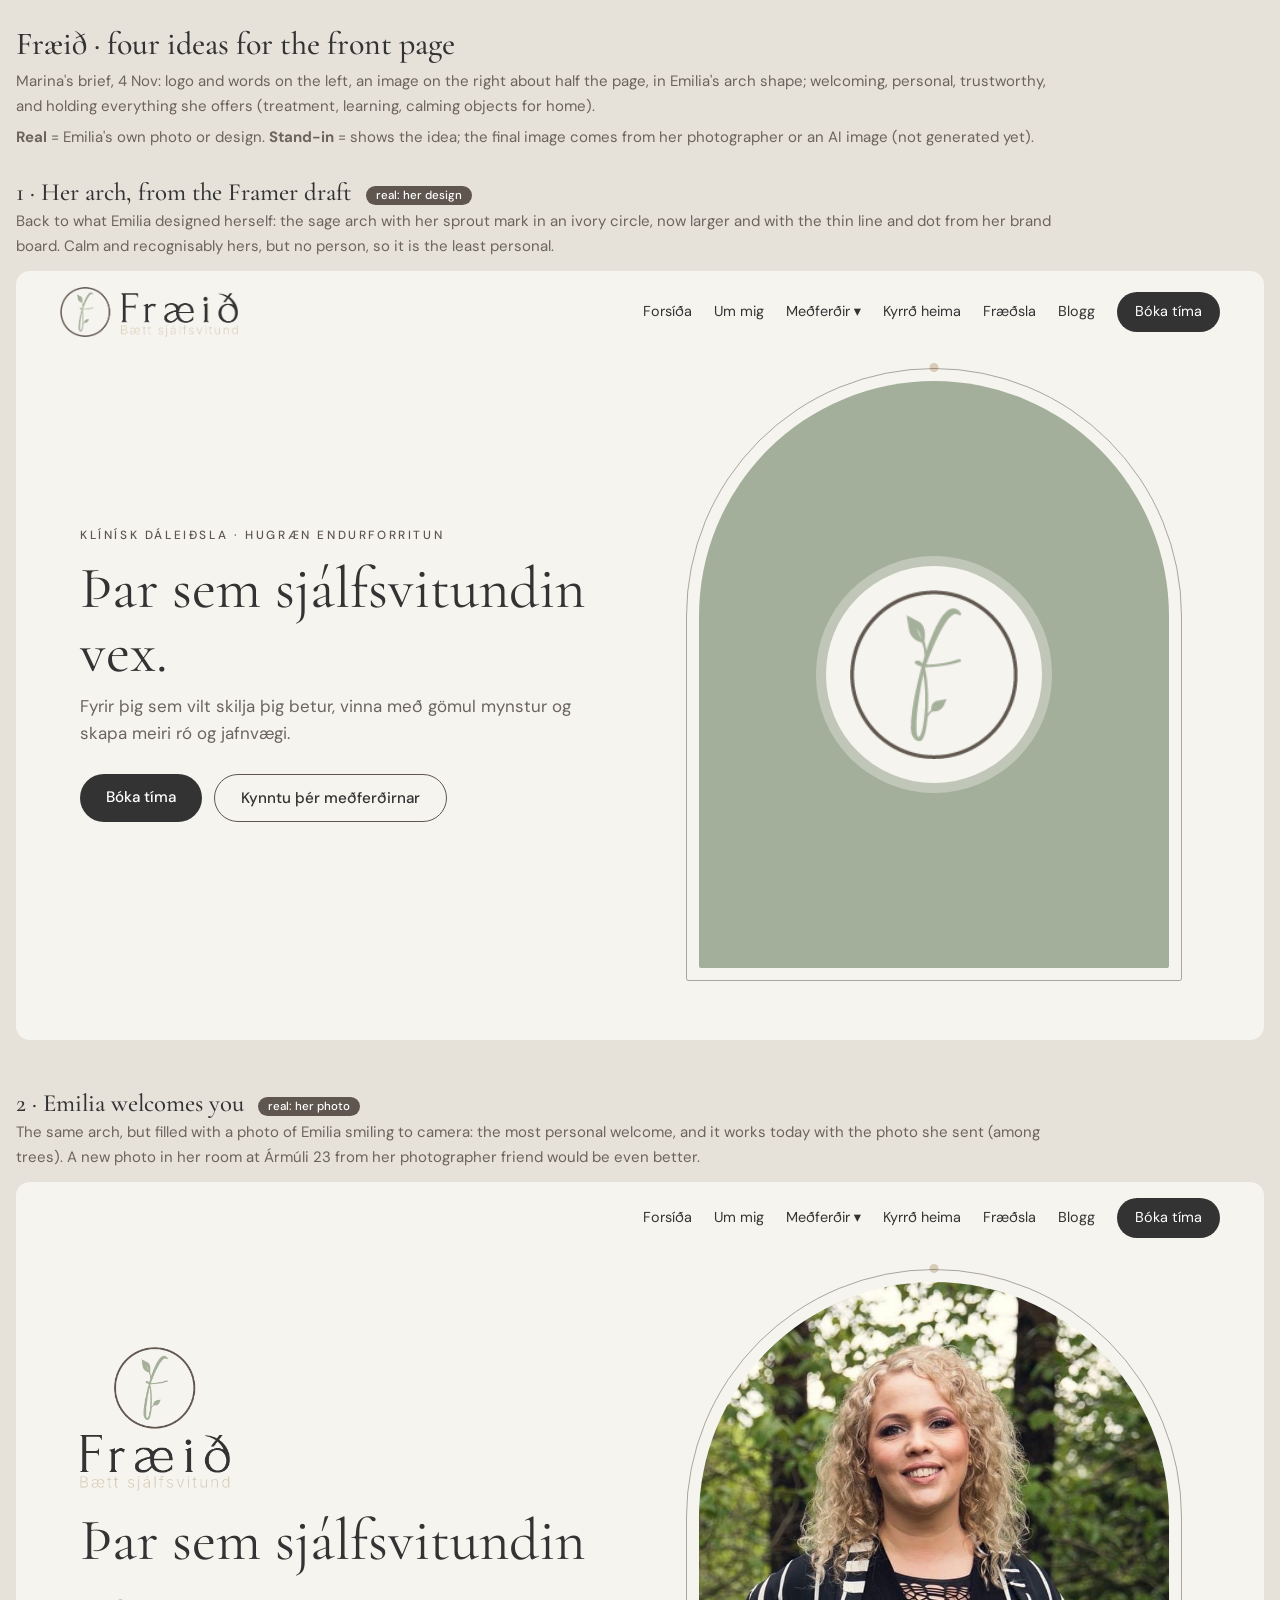
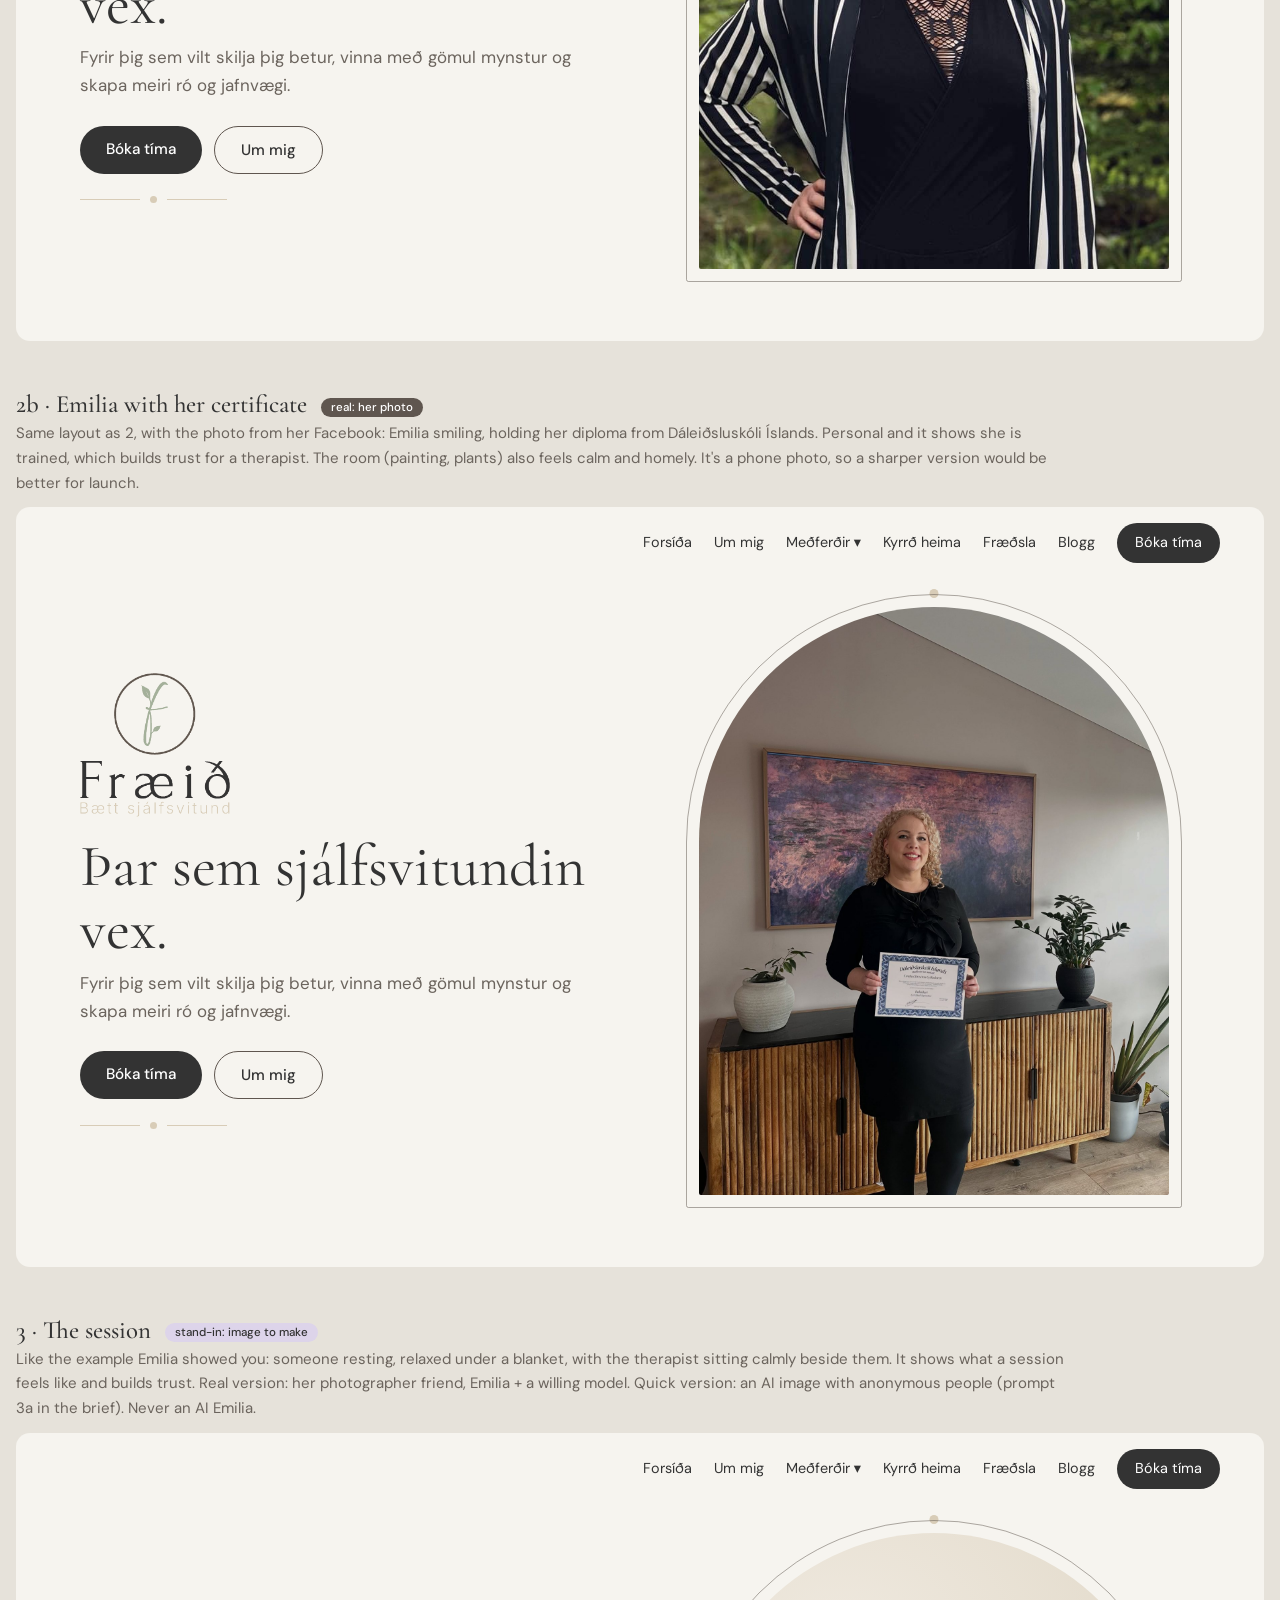
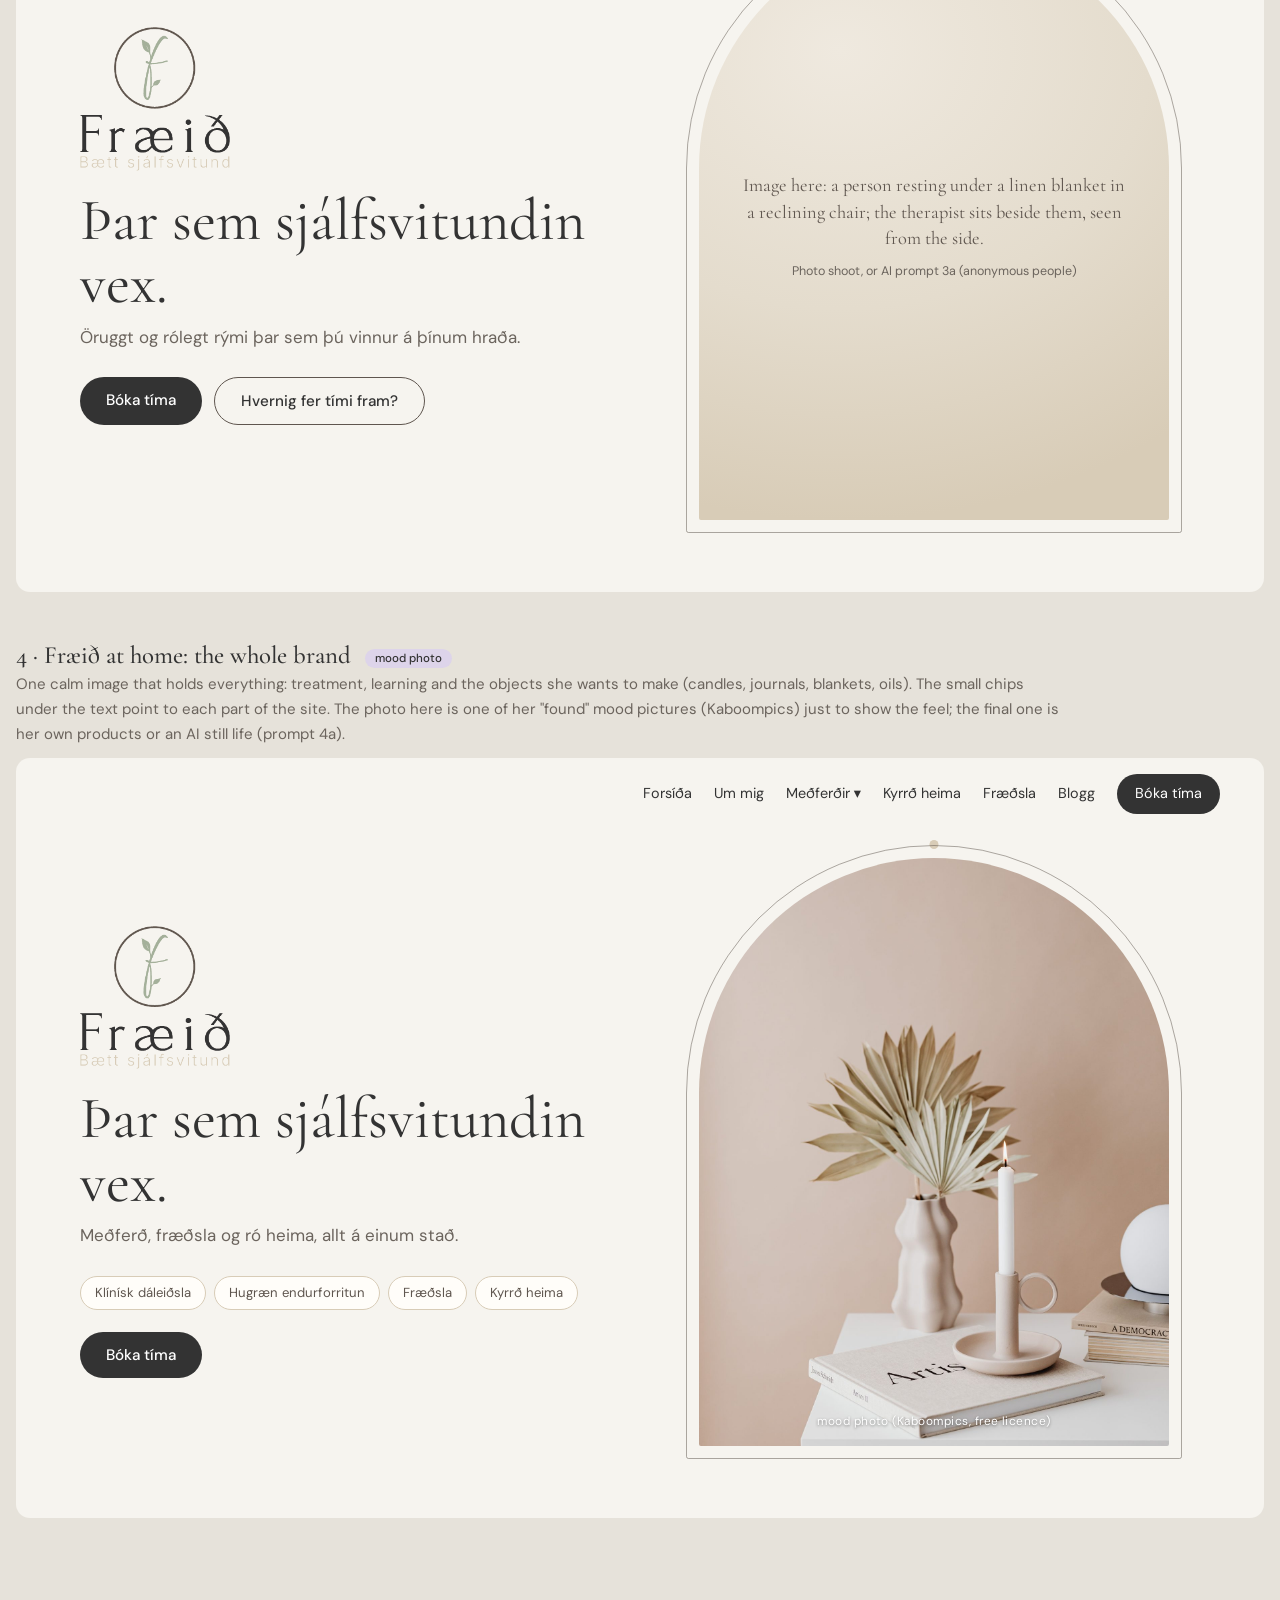
<file: static/valkostir/forsida.html>
<!doctype html>
<html lang="is">
<head>
<meta charset="utf-8">
<meta name="viewport" content="width=device-width, initial-scale=1">
<meta name="robots" content="noindex, nofollow">
<title>Fræið · front page options</title>
<link href="https://fonts.googleapis.com/css2?family=Cormorant+Garamond:ital,wght@0,400;0,500;1,400&family=DM+Sans:wght@400;500&display=swap" rel="stylesheet">
<style>
/* Emilia's brand board: colours + fonts */
:root { --sage:#A3AF9A; --ivory:#F6F4EF; --taupe:#5F564F; --sand:#D8CCB7; --lavender:#DDD4EA; --ink:#333; --muted:#6b645d;
        --serif:"Cormorant Garamond",Georgia,serif; --sans:"DM Sans",system-ui,sans-serif; }
* { box-sizing:border-box; }
body { margin:0; background:#e6e2da; color:var(--ink); font:400 15px/1.65 var(--sans); padding:24px 16px 80px; }
.intro, .option { max-width:1280px; margin:0 auto; }
.intro { margin-bottom:28px; }
.intro h1 { font:500 2rem var(--serif); margin:0 0 6px; }
.intro p { margin:0 0 6px; color:var(--muted); max-width:70em; }
.option { margin-bottom:48px; }
.option h2 { font:500 1.55rem var(--serif); margin:0 0 2px; }
.option .why { margin:0 0 12px; color:var(--muted); max-width:70em; }
.tag { display:inline-block; font:500 .72rem var(--sans); padding:2px 10px; border-radius:99px; margin-left:8px; vertical-align:middle; }
.tag.real { background:#5F564F; color:#fff; }
.tag.stand { background:var(--lavender); color:var(--ink); }
.frame { background:var(--ivory); border-radius:14px; overflow:hidden; position:relative; }

.hdr { display:flex; align-items:center; justify-content:space-between; padding:16px 44px; }
.hdr img { height:50px; display:block; }
.menu { display:flex; gap:22px; align-items:center; font-size:.9rem; white-space:nowrap; }
.menu .book { background:var(--ink); color:#fff; padding:8px 18px; border-radius:99px; }

/* shared hero: text left, image right, about half the page */
.hero { display:grid; grid-template-columns:1fr 1fr; gap:56px; align-items:center; padding:28px 64px 72px; min-height:560px; }
.logo-left { width:150px; display:block; margin-bottom:18px; }
.display { font:400 clamp(2.6rem,4.6vw,3.8rem)/1.08 var(--serif); margin:0 0 .5rem; }
.lead { color:var(--muted); font-size:1.06rem; max-width:30em; margin:0 0 1.6rem; }
.eyebrow { font:500 .74rem var(--sans); letter-spacing:.22em; text-transform:uppercase; color:var(--taupe); margin:0 0 .9rem; }
.btns { display:flex; gap:12px; flex-wrap:wrap; }
.btn { display:inline-block; background:var(--ink); color:#fff; text-decoration:none; padding:13px 26px; border-radius:99px; font:500 .95rem var(--sans); }
.btn-ghost { background:transparent; color:var(--ink); border:1px solid var(--taupe); }
.divider { display:flex; align-items:center; gap:10px; margin:1.4rem 0 0; }
.divider::before, .divider::after { content:""; height:1px; width:60px; background:var(--sand); }
.divider span { width:7px; height:7px; border-radius:50%; background:var(--sand); }

/* the arch, her shape: big, about half the page */
.arch-wrap { position:relative; justify-self:center; width:min(100%,470px); }
.arch { aspect-ratio:4/5; border-radius:999px 999px 8px 8px; overflow:hidden; position:relative; }
.arch img { width:100%; height:100%; object-fit:cover; display:block; }
.arch-line { position:absolute; inset:-13px; border:1px solid var(--taupe); border-radius:999px 999px 10px 10px; opacity:.5; pointer-events:none; }
.arch-dot { position:absolute; top:-18px; left:50%; width:9px; height:9px; border-radius:50%; background:var(--sand); transform:translateX(-50%); }
.note { position:absolute; left:0; right:0; bottom:14px; text-align:center; font-size:.74rem; color:#fff; letter-spacing:.04em; text-shadow:0 1px 3px rgba(0,0,0,.45); }

/* 1: her Framer arch, sage with the mark */
.arch.sage { background:var(--sage); display:grid; place-items:center; }
.arch.sage .mark { width:46%; aspect-ratio:1; border-radius:50%; background:var(--ivory); display:grid; place-items:center; box-shadow:0 0 0 10px rgba(246,244,239,.35); }
.arch.sage .mark img { width:78%; height:auto; object-fit:contain; }

/* 3: placeholder for the AI / photo-shoot image */
.arch.empty { background: radial-gradient(120% 80% at 30% 20%, #efe9df 0%, #e4dccd 55%, #d8ccb7 100%); display:grid; place-items:center; text-align:center; padding:40px; }
.arch.empty p { font:400 1.15rem/1.45 var(--serif); color:var(--taupe); margin:0; }
.arch.empty small { display:block; margin-top:10px; font:400 .78rem/1.5 var(--sans); color:var(--muted); }

/* 4: small object chips under the text: shows the brand world */
.chips { display:flex; gap:8px; flex-wrap:wrap; margin:0 0 1.4rem; }
.chips span { border:1px solid var(--sand); border-radius:99px; padding:5px 14px; font-size:.82rem; color:var(--taupe); background:#fffdf9; }

@media (max-width:900px) { .hero { grid-template-columns:1fr; padding:20px 22px 48px; gap:32px; } .arch-wrap { order:-1; width:min(100%,340px); } .hdr { padding:14px 20px; } .menu { display:none; } }
</style>
</head>
<body>

<div class="intro">
  <h1>Fræið · four ideas for the front page</h1>
  <p>Marina's brief, 4 Nov: logo and words on the left, an image on the right about half the page, in Emilia's arch shape; welcoming, personal, trustworthy, and holding everything she offers (treatment, learning, calming objects for home).</p>
  <p><b>Real</b> = Emilia's own photo or design. <b>Stand-in</b> = shows the idea; the final image comes from her photographer or an AI image (not generated yet).</p>
</div>

<!-- ============ 1 ============ -->
<section class="option">
  <h2>1 · Her arch, from the Framer draft <span class="tag real">real: her design</span></h2>
  <p class="why">Back to what Emilia designed herself: the sage arch with her sprout mark in an ivory circle, now larger and with the thin line and dot from her brand board. Calm and recognisably hers, but no person, so it is the least personal.</p>
  <div class="frame">
    <div class="hdr"><img src="img/logo-larett.png" alt="Fræið"><div class="menu"><span>Forsíða</span><span>Um mig</span><span>Meðferðir ▾</span><span>Kyrrð heima</span><span>Fræðsla</span><span>Blogg</span><span class="book">Bóka tíma</span></div></div>
    <div class="hero">
      <div>
        <p class="eyebrow">Klínísk dáleiðsla · Hugræn endurforritun</p>
        <h3 class="display">Þar sem sjálfsvitundin vex.</h3>
        <p class="lead">Fyrir þig sem vilt skilja þig betur, vinna með gömul mynstur og skapa meiri ró og jafnvægi.</p>
        <div class="btns"><a class="btn" href="#">Bóka tíma</a><a class="btn btn-ghost" href="#">Kynntu þér meðferðirnar</a></div>
      </div>
      <div class="arch-wrap"><span class="arch-dot"></span><div class="arch sage"><div class="mark"><img src="img/icon.png" alt=""></div></div><span class="arch-line"></span></div>
    </div>
  </div>
</section>

<!-- ============ 2 ============ -->
<section class="option">
  <h2>2 · Emilia welcomes you <span class="tag real">real: her photo</span></h2>
  <p class="why">The same arch, but filled with a photo of Emilia smiling to camera: the most personal welcome, and it works today with the photo she sent (among trees). A new photo in her room at Ármúli 23 from her photographer friend would be even better.</p>
  <div class="frame">
    <div class="hdr"><span></span><div class="menu"><span>Forsíða</span><span>Um mig</span><span>Meðferðir ▾</span><span>Kyrrð heima</span><span>Fræðsla</span><span>Blogg</span><span class="book">Bóka tíma</span></div></div>
    <div class="hero">
      <div>
        <img class="logo-left" src="img/logo-lodrett.png" alt="Fræið">
        <h3 class="display">Þar sem sjálfsvitundin vex.</h3>
        <p class="lead">Fyrir þig sem vilt skilja þig betur, vinna með gömul mynstur og skapa meiri ró og jafnvægi.</p>
        <div class="btns"><a class="btn" href="#">Bóka tíma</a><a class="btn btn-ghost" href="#">Um mig</a></div>
        <div class="divider"><span></span></div>
      </div>
      <div class="arch-wrap"><span class="arch-dot"></span><div class="arch"><img src="img/emilia-skogur.jpg" alt="Emilia" style="object-position:50% 25%"></div><span class="arch-line"></span></div>
    </div>
  </div>
</section>

<!-- ============ 2b ============ -->
<section class="option">
  <h2>2b · Emilia with her certificate <span class="tag real">real: her photo</span></h2>
  <p class="why">Same layout as 2, with the photo from her Facebook: Emilia smiling, holding her diploma from Dáleiðsluskóli Íslands. Personal and it shows she is trained, which builds trust for a therapist. The room (painting, plants) also feels calm and homely. It's a phone photo, so a sharper version would be better for launch.</p>
  <div class="frame">
    <div class="hdr"><span></span><div class="menu"><span>Forsíða</span><span>Um mig</span><span>Meðferðir ▾</span><span>Kyrrð heima</span><span>Fræðsla</span><span>Blogg</span><span class="book">Bóka tíma</span></div></div>
    <div class="hero">
      <div>
        <img class="logo-left" src="img/logo-lodrett.png" alt="Fræið">
        <h3 class="display">Þar sem sjálfsvitundin vex.</h3>
        <p class="lead">Fyrir þig sem vilt skilja þig betur, vinna með gömul mynstur og skapa meiri ró og jafnvægi.</p>
        <div class="btns"><a class="btn" href="#">Bóka tíma</a><a class="btn btn-ghost" href="#">Um mig</a></div>
        <div class="divider"><span></span></div>
      </div>
      <div class="arch-wrap"><span class="arch-dot"></span><div class="arch"><img src="img/emilia-skirteini.jpg" alt="Emilia með skírteini" style="object-position:50% 45%"></div><span class="arch-line"></span></div>
    </div>
  </div>
</section>

<!-- ============ 3 ============ -->
<section class="option">
  <h2>3 · The session <span class="tag stand">stand-in: image to make</span></h2>
  <p class="why">Like the example Emilia showed you: someone resting, relaxed under a blanket, with the therapist sitting calmly beside them. It shows what a session feels like and builds trust. Real version: her photographer friend, Emilia + a willing model. Quick version: an AI image with anonymous people (prompt 3a in the brief). Never an AI Emilia.</p>
  <div class="frame">
    <div class="hdr"><span></span><div class="menu"><span>Forsíða</span><span>Um mig</span><span>Meðferðir ▾</span><span>Kyrrð heima</span><span>Fræðsla</span><span>Blogg</span><span class="book">Bóka tíma</span></div></div>
    <div class="hero">
      <div>
        <img class="logo-left" src="img/logo-lodrett.png" alt="Fræið">
        <h3 class="display">Þar sem sjálfsvitundin vex.</h3>
        <p class="lead">Öruggt og rólegt rými þar sem þú vinnur á þínum hraða.</p>
        <div class="btns"><a class="btn" href="#">Bóka tíma</a><a class="btn btn-ghost" href="#">Hvernig fer tími fram?</a></div>
      </div>
      <div class="arch-wrap"><span class="arch-dot"></span><div class="arch empty"><p>Image here: a person resting under a linen blanket in a reclining chair; the therapist sits beside them, seen from the side.<small>Photo shoot, or AI prompt 3a (anonymous people)</small></p></div><span class="arch-line"></span></div>
    </div>
  </div>
</section>

<!-- ============ 4 ============ -->
<section class="option">
  <h2>4 · Fræið at home: the whole brand <span class="tag stand">mood photo</span></h2>
  <p class="why">One calm image that holds everything: treatment, learning and the objects she wants to make (candles, journals, blankets, oils). The small chips under the text point to each part of the site. The photo here is one of her "found" mood pictures (Kaboompics) just to show the feel; the final one is her own products or an AI still life (prompt 4a).</p>
  <div class="frame">
    <div class="hdr"><span></span><div class="menu"><span>Forsíða</span><span>Um mig</span><span>Meðferðir ▾</span><span>Kyrrð heima</span><span>Fræðsla</span><span>Blogg</span><span class="book">Bóka tíma</span></div></div>
    <div class="hero">
      <div>
        <img class="logo-left" src="img/logo-lodrett.png" alt="Fræið">
        <h3 class="display">Þar sem sjálfsvitundin vex.</h3>
        <p class="lead">Meðferð, fræðsla og ró heima, allt á einum stað.</p>
        <div class="chips"><span>Klínísk dáleiðsla</span><span>Hugræn endurforritun</span><span>Fræðsla</span><span>Kyrrð heima</span></div>
        <div class="btns"><a class="btn" href="#">Bóka tíma</a></div>
      </div>
      <div class="arch-wrap"><span class="arch-dot"></span><div class="arch"><img src="img/mood-stilllife.jpg" alt=""><span class="note">mood photo (Kaboompics, free licence)</span></div><span class="arch-line"></span></div>
    </div>
  </div>
</section>

</body>
</html>
</file>
